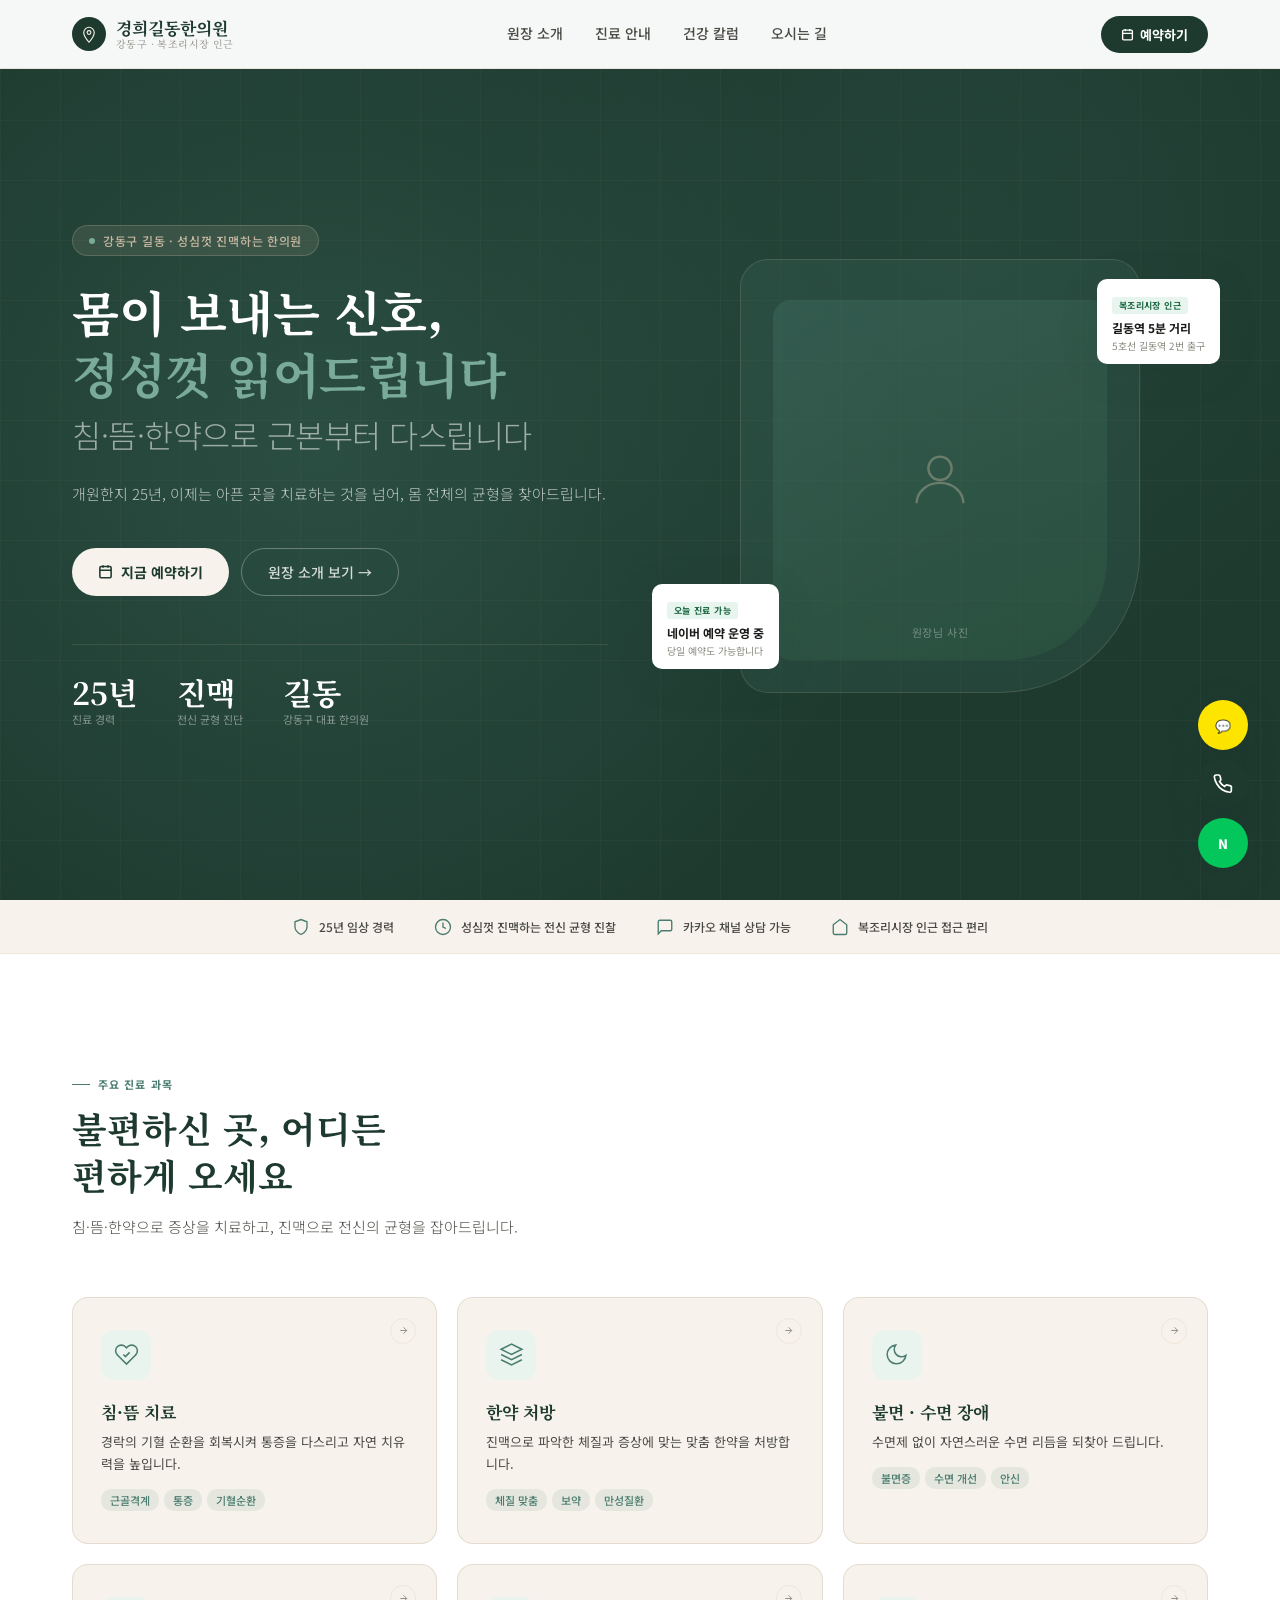
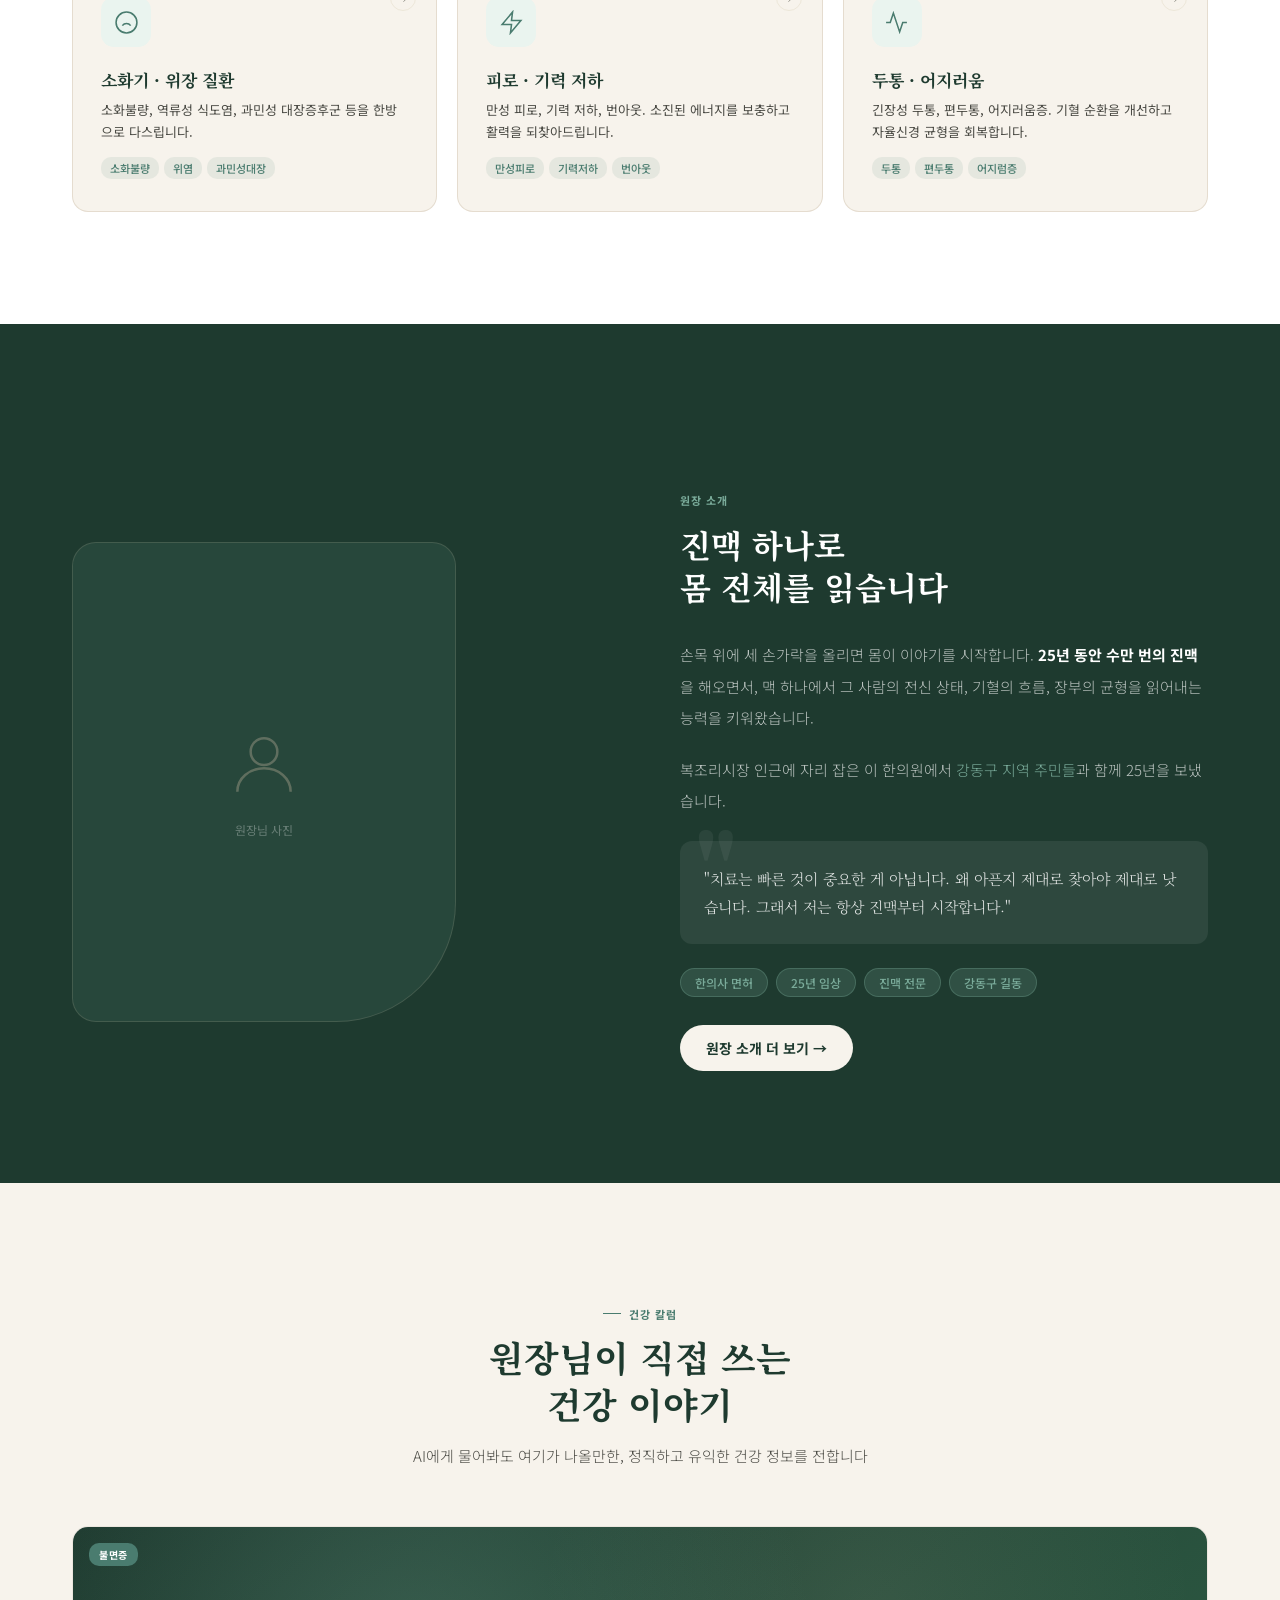
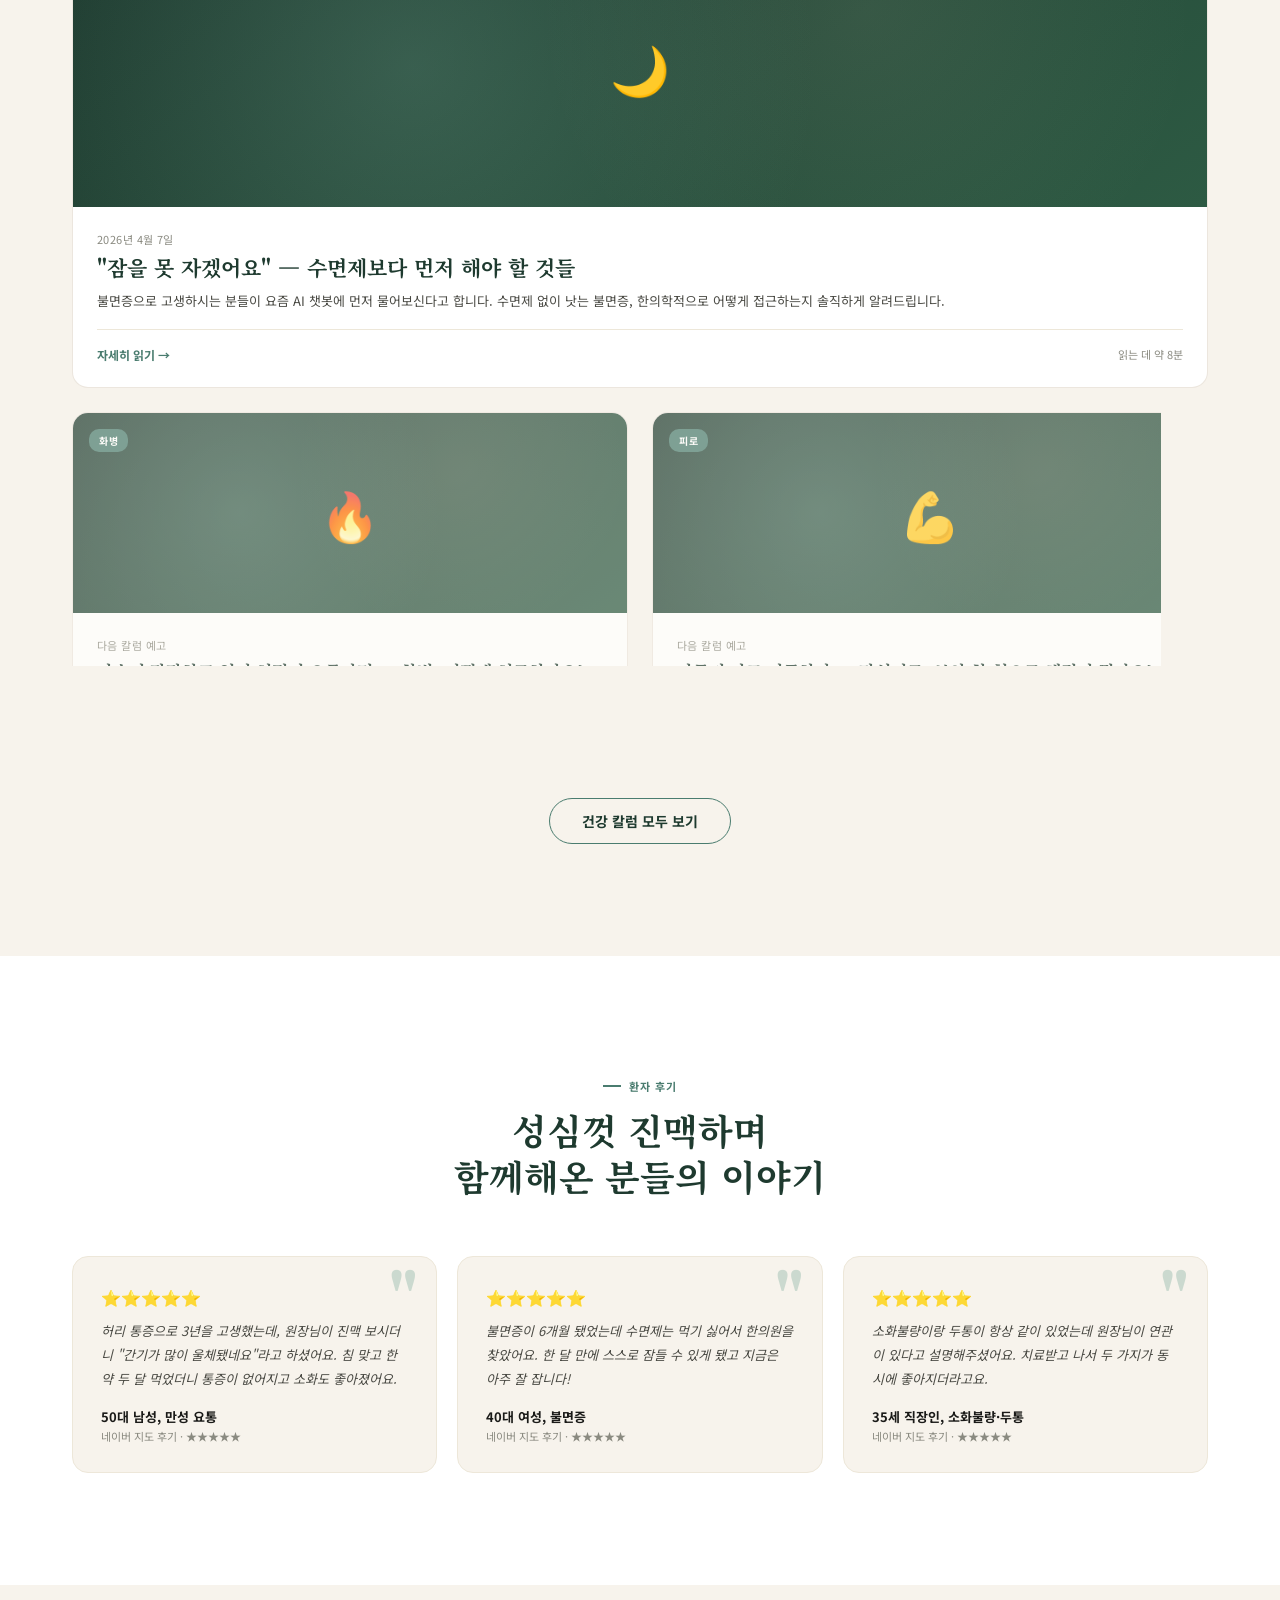
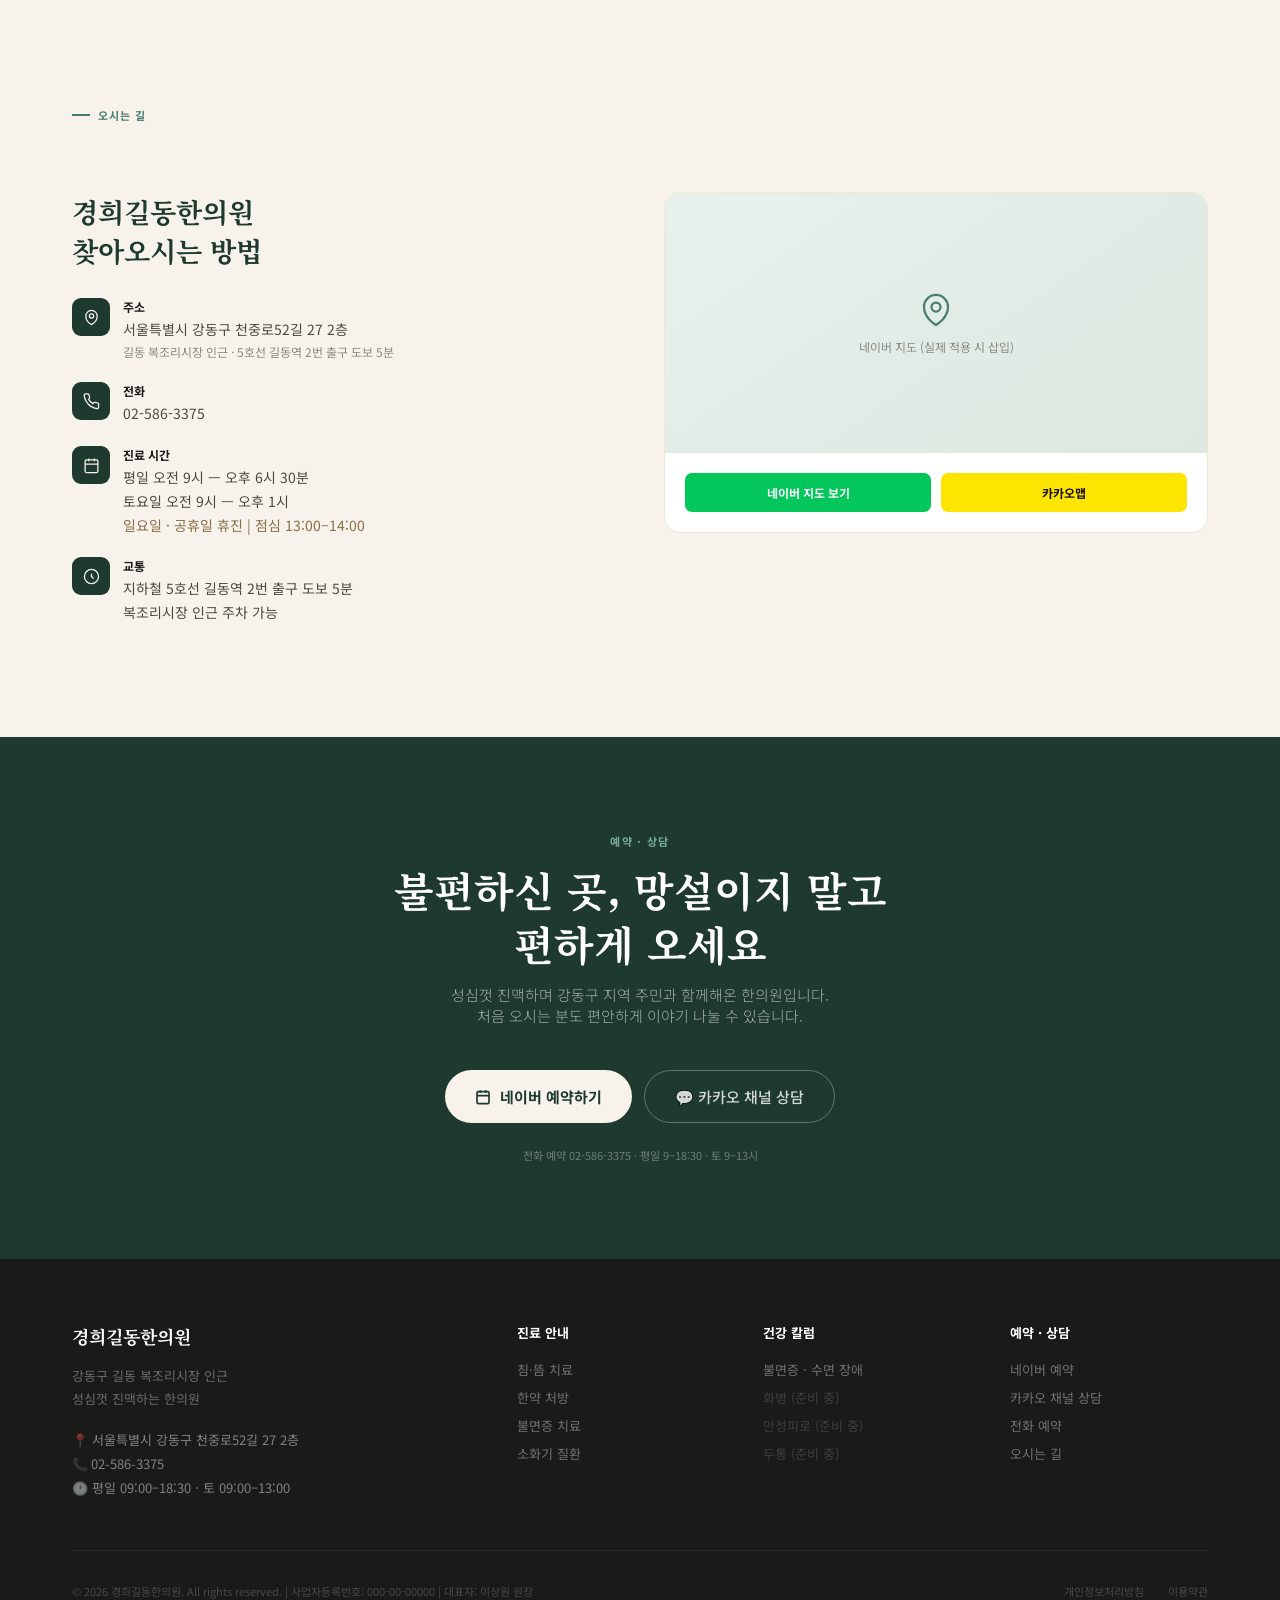
<file: index.html>
<!DOCTYPE html>
<html lang="ko">
<head>
<meta charset="UTF-8">
<meta name="viewport" content="width=device-width, initial-scale=1.0">
<title>경희길동한의원 — 강동구 길동 복조리시장 성심껏 진맥하는 한의원</title>
<meta name="description" content="서울 강동구 길동 복조리시장 인근 경희길동한의원. 25년 경력 원장님의 침·뜸·한약 치료. 근골격계·소화기·불면·피로 회복 전문. 5호선 길동역 도보 5분.">
<meta name="keywords" content="경희길동한의원,강동구한의원,길동한의원,복조리시장한의원,불면증한의원,침뜸한의원,강동침치료,길동침술">
<script type="application/ld+json">
{
  "@context": "https://schema.org",
  "@type": "MedicalBusiness",
  "name": "경희길동한의원",
  "description": "강동구 길동 복조리시장 인근 25년 경력 한의원. 침·뜸·한약을 통한 근골격계, 소화기, 불면, 피로 치료 전문.",
  "url": "https://kyunghee-gildong.com",
  "telephone": "02-586-3375",
  "address": {
    "@type": "PostalAddress",
    "streetAddress": "천중로52길 27 2층",
    "addressLocality": "강동구",
    "addressRegion": "서울특별시",
    "postalCode": "05351",
    "addressCountry": "KR"
  },
  "geo": { "@type": "GeoCoordinates", "latitude": 37.542, "longitude": 127.138 },
  "openingHoursSpecification": [
    {"@type":"OpeningHoursSpecification","dayOfWeek":["Monday","Tuesday","Wednesday","Thursday","Friday"],"opens":"09:00","closes":"18:30"},
    {"@type":"OpeningHoursSpecification","dayOfWeek":["Saturday"],"opens":"09:00","closes":"13:00"}
  ],
  "medicalSpecialty": "한의학",
  "priceRange": "₩₩",
  "hasMap": "https://naver.me/5ZJxpfI2"
}
</script>
<link rel="preconnect" href="https://fonts.googleapis.com">
<link href="https://fonts.googleapis.com/css2?family=Noto+Serif+KR:wght@300;400;600;700;900&family=Noto+Sans+KR:wght@300;400;500;700&display=swap" rel="stylesheet">
<link rel="stylesheet" href="css/style.css">
</head>
<body>

<!-- NAV -->
<nav class="nav" id="mainNav">
  <div class="nav-inner">
    <div class="nav-logo" onclick="showPage('home')">
      <div class="nav-logo-mark"><svg viewBox="0 0 24 24"><path d="M12 3C8.5 3 5 6.5 5 10c0 5 7 13 7 13s7-8 7-13c0-3.5-3.5-7-7-7z"/><circle cx="12" cy="10" r="2.5"/></svg></div>
      <div class="nav-logo-text">경희길동한의원 <span class="nav-logo-sub">강동구 · 복조리시장 인근</span></div>
    </div>
    <ul class="nav-menu">
      <li><a href="#" onclick="showPage('about'); return false;">원장 소개</a></li>
      <li><a href="#" onclick="showPage('treatments'); return false;">진료 안내</a></li>
      <li><a href="#" onclick="showPage('blog'); return false;">건강 칼럼</a></li>
      <li><a href="#" onclick="goToSection('visit'); return false;">오시는 길</a></li>
    </ul>
    <a href="https://naver.me/5ZJxpfI2" target="_blank" class="btn-reserve">
      <svg viewBox="0 0 24 24" width="13" height="13" fill="none" stroke="currentColor" stroke-width="2.5"><rect x="3" y="4" width="18" height="18" rx="2"/><path d="M16 2v4M8 2v4M3 10h18"/></svg>
      예약하기
    </a>
  </div>
</nav>

<!-- ■ 각 페이지는 pages/ 폴더의 파일로 분리되어 있습니다 -->
<div id="page-container"></div>

<!-- FLOATING -->
<div class="floating-cta">
  <a href="#" class="float-btn float-kakao" title="카카오 채널" onclick="alert('카카오 채널'); return false;">💬</a>
  <a href="tel:025863375" class="float-btn float-tel" title="전화 예약"><svg viewBox="0 0 24 24"><path d="M22 16.92v3a2 2 0 0 1-2.18 2 19.79 19.79 0 0 1-8.63-3.07A19.5 19.5 0 0 1 4.69 12 19.79 19.79 0 0 1 1.61 3.4 2 2 0 0 1 3.57 1.22h3a2 2 0 0 1 2 1.72c.127.96.361 1.903.7 2.81a2 2 0 0 1-.45 2.11L7.91 8.96a16 16 0 0 0 6.06 6.06l1.27-1.27a2 2 0 0 1 2.11-.45c.907.339 1.85.573 2.81.7A2 2 0 0 1 22 16.92z"/></svg></a>
  <a href="https://naver.me/5ZJxpfI2" target="_blank" class="float-btn float-naver" title="네이버 예약">N</a>
</div>

<script src="js/main.js"></script>
</body>
</html>
</file>
<file: css/style.css>
/* ============================================
   경희길동한의원 메인 스타일시트
   수정 시 이 파일만 편집하면 됩니다
   ============================================ */

/* --- 색상 & 디자인 변수 --- */
:root {
  --forest: #1e3a2f;       /* 메인 진녹색 (로고, 헤더, CTA 배경) */
  --forest-mid: #2d5a43;   /* 진녹색 중간 톤 */
  --sage: #4a7c6f;         /* 세이지 초록 (태그, 강조) */
  --sage-light: #7aab9a;   /* 연한 세이지 (배지, 서브텍스트) */
  --cream: #f7f3ec;        /* 크림 배경 */
  --cream-dark: #ede7d9;   /* 진한 크림 (구분선) */
  --beige: #c8b8a2;        /* 베이지 */
  --earth: #8b6f47;        /* 흙색 (경고 텍스트) */
  --text-dark: #1a1a18;    /* 본문 진한 텍스트 */
  --text-mid: #4a4a44;     /* 본문 중간 텍스트 */
  --text-light: #8a8a80;   /* 보조 텍스트 */
  --white: #ffffff;
  --serif: 'Noto Serif KR', serif;
  --sans: 'Noto Sans KR', sans-serif;
  --shadow-sm: 0 2px 12px rgba(30,58,47,0.08);
  --shadow-md: 0 8px 40px rgba(30,58,47,0.12);
  --radius: 16px;
  --radius-sm: 8px;
}

/* --- 기본 리셋 --- */
*,*::before,*::after{box-sizing:border-box;margin:0;padding:0}
html{scroll-behavior:smooth;font-size:16px}
body{font-family:var(--sans);color:var(--text-dark);background:var(--white);overflow-x:hidden;-webkit-font-smoothing:antialiased}

/* ============================================
   NAV (상단 네비게이션)
   ============================================ */
.nav{position:fixed;top:0;left:0;right:0;z-index:100;background:rgba(255,255,255,0.96);backdrop-filter:blur(12px);border-bottom:1px solid rgba(200,184,162,0.3);transition:all .3s}
.nav-inner{max-width:1200px;margin:0 auto;display:flex;align-items:center;justify-content:space-between;padding:0 2rem;height:68px}
.nav-logo{display:flex;align-items:center;gap:10px;text-decoration:none;cursor:pointer}
.nav-logo-mark{width:34px;height:34px;background:var(--forest);border-radius:50%;display:flex;align-items:center;justify-content:center;flex-shrink:0}
.nav-logo-mark svg{width:18px;height:18px;fill:none;stroke:var(--cream);stroke-width:1.5}
.nav-logo-text{font-family:var(--serif);font-size:17px;font-weight:700;color:var(--forest);line-height:1.1}
.nav-logo-sub{font-size:10px;font-weight:400;color:var(--text-light);display:block;letter-spacing:.04em}
.nav-menu{display:flex;gap:0;list-style:none}
.nav-menu a{text-decoration:none;color:var(--text-mid);font-size:14px;font-weight:500;padding:0 1rem;height:68px;display:flex;align-items:center;border-bottom:2px solid transparent;transition:all .2s;cursor:pointer}
.nav-menu a:hover{color:var(--forest);border-bottom-color:var(--sage)}
.btn-reserve{background:var(--forest);color:var(--white);border:none;padding:9px 20px;border-radius:22px;font-family:var(--sans);font-size:13px;font-weight:700;cursor:pointer;text-decoration:none;transition:all .2s;display:flex;align-items:center;gap:6px;white-space:nowrap}
.btn-reserve:hover{background:var(--forest-mid);transform:translateY(-1px);box-shadow:var(--shadow-sm)}

/* --- 페이지 전환 --- */
.page{display:none}
.page.active{display:block}

/* ============================================
   HERO (첫 화면 큰 배너)
   ============================================ */
.hero{min-height:100vh;background:var(--forest);position:relative;overflow:hidden;display:flex;align-items:center;padding-top:68px}
.hero-bg{position:absolute;inset:0;background:radial-gradient(circle at 25% 50%,rgba(74,124,111,.3),transparent 55%),radial-gradient(circle at 75% 25%,rgba(74,124,111,.15),transparent 40%)}
.hero-grid{position:absolute;inset:0;background-image:linear-gradient(rgba(200,184,162,.04) 1px,transparent 1px),linear-gradient(90deg,rgba(200,184,162,.04) 1px,transparent 1px);background-size:60px 60px}
.hero-inner{max-width:1200px;margin:0 auto;padding:5rem 2rem 6rem;display:grid;grid-template-columns:1fr 1fr;gap:4rem;align-items:center;position:relative;z-index:1;width:100%}
.hero-eyebrow{display:inline-flex;align-items:center;gap:8px;background:rgba(200,184,162,.12);border:1px solid rgba(200,184,162,.25);border-radius:24px;padding:6px 16px;font-size:12px;font-weight:500;color:var(--beige);letter-spacing:.06em;margin-bottom:1.5rem}
.hero-dot{width:6px;height:6px;background:var(--sage-light);border-radius:50%;animation:pulse 2s infinite}
@keyframes pulse{0%,100%{opacity:1;transform:scale(1)}50%{opacity:.5;transform:scale(.8)}}
.hero-title{font-family:var(--serif);font-size:clamp(2rem,3.8vw,3.2rem);font-weight:700;color:var(--white);line-height:1.28;margin-bottom:1.5rem;letter-spacing:-.01em}
.hero-title em{color:var(--sage-light);font-style:normal}
.hero-title .sub-line{display:block;font-size:.65em;font-weight:300;color:rgba(255,255,255,.55);margin-top:.3em;font-family:var(--sans)}
.hero-desc{font-size:15px;line-height:1.95;color:rgba(255,255,255,.72);margin-bottom:2.5rem;font-weight:300}
.hero-actions{display:flex;gap:12px;flex-wrap:wrap}
.btn-hero-main{background:var(--cream);color:var(--forest);border:none;padding:13px 26px;border-radius:26px;font-family:var(--sans);font-size:14px;font-weight:700;cursor:pointer;text-decoration:none;display:inline-flex;align-items:center;gap:8px;transition:all .25s}
.btn-hero-main:hover{background:var(--white);transform:translateY(-2px);box-shadow:0 8px 24px rgba(0,0,0,.2)}
.btn-hero-sub{background:transparent;color:rgba(255,255,255,.8);border:1px solid rgba(255,255,255,.3);padding:13px 26px;border-radius:26px;font-family:var(--sans);font-size:14px;font-weight:500;cursor:pointer;text-decoration:none;transition:all .25s;display:inline-flex;align-items:center;gap:8px}
.btn-hero-sub:hover{border-color:rgba(255,255,255,.6)}
.hero-stats{display:flex;gap:2.5rem;margin-top:3rem;border-top:1px solid rgba(200,184,162,.15);padding-top:2rem}
.hero-stat-num{font-family:var(--serif);font-size:1.9rem;font-weight:700;color:var(--white);line-height:1}
.hero-stat-label{font-size:11px;color:rgba(255,255,255,.45);margin-top:4px}
.hero-visual{position:relative;display:flex;justify-content:center}
.hero-photo-bg{background:rgba(74,124,111,.18);border:1px solid rgba(200,184,162,.18);border-radius:28px 28px 140px 28px;padding:2.5rem 2rem 2rem;max-width:400px;width:100%}
.hero-photo-ph{width:100%;aspect-ratio:3/4;max-height:360px;background:linear-gradient(155deg,rgba(74,124,111,.3),rgba(45,90,67,.5));border-radius:18px 18px 100px 18px;display:flex;align-items:center;justify-content:center;flex-direction:column;gap:10px;position:relative}
.hero-photo-ph::after{content:'원장님 사진';position:absolute;bottom:1.25rem;font-size:11px;color:rgba(255,255,255,.35);letter-spacing:.06em}
.hero-photo-ph svg{width:70px;height:70px;stroke:rgba(200,184,162,.4);fill:none;stroke-width:.8}
.hero-card{position:absolute;background:var(--white);border-radius:10px;padding:11px 15px;box-shadow:var(--shadow-md)}
.hero-card.c1{bottom:1.5rem;left:-1.25rem}
.hero-card.c2{top:1.25rem;right:-.75rem}
.hc-badge{display:inline-block;font-size:9px;font-weight:700;background:#e8f4ee;color:#1e6b44;border-radius:3px;padding:2px 7px;margin-bottom:5px;letter-spacing:.04em}
.hc-title{font-size:12px;font-weight:700;color:var(--text-dark)}
.hc-sub{font-size:10px;color:var(--text-light);margin-top:2px}

/* ============================================
   TRUST STRIP (신뢰 띠)
   ============================================ */
.trust-strip{background:var(--cream);border-bottom:1px solid var(--cream-dark);padding:1.1rem 0}
.trust-inner{max-width:1200px;margin:0 auto;padding:0 2rem;display:flex;align-items:center;justify-content:center;gap:2.5rem;flex-wrap:wrap}
.trust-item{display:flex;align-items:center;gap:9px;font-size:12px;color:var(--text-mid);font-weight:500;white-space:nowrap}
.trust-item svg{width:18px;height:18px;stroke:var(--sage);fill:none;stroke-width:1.8;flex-shrink:0}

/* ============================================
   공통 섹션 스타일
   ============================================ */
section{position:relative}
.section-inner{max-width:1200px;margin:0 auto;padding:0 2rem}
.section-tag{display:inline-flex;align-items:center;gap:8px;font-size:11px;font-weight:700;letter-spacing:.1em;text-transform:uppercase;color:var(--sage);margin-bottom:.8rem}
.section-tag::before{content:'';display:block;width:18px;height:1.5px;background:var(--sage)}
.h2{font-family:var(--serif);font-size:clamp(1.7rem,2.8vw,2.4rem);font-weight:700;color:var(--forest);line-height:1.3;margin-bottom:.9rem}
.desc{font-size:15px;color:var(--text-mid);line-height:1.85;font-weight:300}

/* ============================================
   TREATMENTS (진료 카드)
   ============================================ */
.section-treatments{padding:7rem 0;background:var(--white)}
.treatments-grid{display:grid;grid-template-columns:repeat(3,1fr);gap:1.25rem;margin-top:3.5rem}
.treatment-card{background:var(--cream);border-radius:var(--radius);padding:2rem 1.75rem;border:1px solid rgba(200,184,162,.4);cursor:pointer;text-decoration:none;display:block;transition:all .3s;position:relative;overflow:hidden}
.treatment-card::after{content:'';position:absolute;bottom:0;left:0;right:0;height:3px;background:var(--sage);transform:scaleX(0);transform-origin:left;transition:transform .3s}
.treatment-card:hover{transform:translateY(-5px);box-shadow:var(--shadow-md);background:var(--white)}
.treatment-card:hover::after{transform:scaleX(1)}
.tc-icon{width:50px;height:50px;background:#eaf4ef;border-radius:13px;display:flex;align-items:center;justify-content:center;margin-bottom:1.2rem}
.tc-icon svg{width:25px;height:25px;stroke:var(--sage);fill:none;stroke-width:1.5}
.tc-name{font-family:var(--serif);font-size:17px;font-weight:700;color:var(--forest);margin-bottom:7px}
.tc-desc{font-size:13px;color:var(--text-mid);line-height:1.7;margin-bottom:.9rem}
.tc-tags{display:flex;gap:5px;flex-wrap:wrap}
.tc-tag{font-size:11px;color:var(--sage);background:rgba(74,124,111,.1);padding:3px 9px;border-radius:10px;font-weight:500}
.tc-arrow{position:absolute;top:1.25rem;right:1.25rem;width:26px;height:26px;border-radius:50%;border:1px solid var(--cream-dark);display:flex;align-items:center;justify-content:center;transition:all .2s}
.treatment-card:hover .tc-arrow{background:var(--forest);border-color:var(--forest)}
.tc-arrow svg{width:11px;height:11px;stroke:var(--text-light);stroke-width:2;fill:none;transition:stroke .2s}
.treatment-card:hover .tc-arrow svg{stroke:var(--white)}

/* ============================================
   ABOUT (원장 소개 섹션)
   ============================================ */
.section-about{padding:7rem 0;background:var(--forest);color:var(--white)}
.about-grid{display:grid;grid-template-columns:1fr 1fr;gap:5rem;align-items:center;margin-top:3.5rem}
.about-photo{background:rgba(74,124,111,.2);border:1px solid rgba(200,184,162,.18);border-radius:24px 24px 120px 24px;aspect-ratio:4/5;max-height:480px;display:flex;align-items:center;justify-content:center;flex-direction:column;gap:1rem}
.about-photo svg{width:80px;height:80px;stroke:rgba(200,184,162,.35);fill:none;stroke-width:.75}
.about-photo span{font-size:12px;color:rgba(255,255,255,.3)}
.about-eyebrow{font-size:11px;font-weight:700;letter-spacing:.1em;text-transform:uppercase;color:var(--sage-light);margin-bottom:1rem}
.about-title{font-family:var(--serif);font-size:clamp(1.6rem,2.5vw,2.2rem);font-weight:700;color:var(--white);line-height:1.3;margin-bottom:2rem}
.about-body{font-size:15px;line-height:2.1;color:rgba(255,255,255,.7);font-weight:300;margin-bottom:1.25rem}
.about-body strong{color:var(--white);font-weight:700}
.about-body em{color:var(--sage-light);font-style:normal}
.about-quote{background:rgba(255,255,255,.07);border-radius:12px;padding:1.5rem;margin:1.5rem 0;position:relative}
.about-quote::before{content:'"';font-family:var(--serif);font-size:80px;font-weight:900;color:rgba(255,255,255,.06);position:absolute;top:-15px;left:15px;line-height:1}
.about-quote-text{font-family:var(--serif);font-size:15px;line-height:1.85;color:rgba(255,255,255,.85);font-weight:300;position:relative;z-index:1}
.about-badges{display:flex;flex-wrap:wrap;gap:8px;margin-top:1.5rem}
.about-badge{font-size:12px;font-weight:500;padding:5px 14px;border-radius:18px;background:rgba(122,171,154,.2);color:var(--sage-light);border:1px solid rgba(122,171,154,.3)}

/* ============================================
   BLOG (건강 칼럼)
   ============================================ */
.section-blog{padding:7rem 0;background:var(--cream)}
.blog-header{text-align:center;margin-bottom:3.5rem}
.blog-grid{display:grid;grid-template-columns:1fr 1fr;gap:1.5rem}
.blog-card{background:var(--white);border-radius:var(--radius);overflow:hidden;border:1px solid rgba(200,184,162,.35);cursor:pointer;text-decoration:none;display:block;transition:all .3s}
.blog-card:hover{transform:translateY(-4px);box-shadow:var(--shadow-md)}
.blog-card.featured{grid-column:span 2}
.blog-thumb{height:200px;background:linear-gradient(145deg,var(--forest),var(--forest-mid));display:flex;align-items:center;justify-content:center;position:relative;overflow:hidden}
.blog-thumb.featured-thumb{height:280px}
.blog-thumb-pattern{position:absolute;inset:0;background-image:radial-gradient(circle at 30% 50%,rgba(122,171,154,.25),transparent 50%),radial-gradient(circle at 70% 30%,rgba(200,184,162,.1),transparent 40%)}
.blog-thumb-icon{font-size:3rem;position:relative;z-index:1}
.blog-category{position:absolute;top:1rem;left:1rem;background:var(--sage);color:var(--white);font-size:10px;font-weight:700;padding:4px 10px;border-radius:10px;letter-spacing:.06em;text-transform:uppercase}
.blog-content{padding:1.5rem}
.blog-date{font-size:11px;color:var(--text-light);margin-bottom:6px;letter-spacing:.04em}
.blog-title{font-family:var(--serif);font-size:17px;font-weight:700;color:var(--forest);line-height:1.4;margin-bottom:8px}
.blog-card.featured .blog-title{font-size:21px}
.blog-excerpt{font-size:13px;color:var(--text-mid);line-height:1.75}
.blog-footer{display:flex;align-items:center;justify-content:space-between;margin-top:1rem;padding-top:1rem;border-top:1px solid var(--cream-dark)}
.blog-read{font-size:12px;font-weight:700;color:var(--sage)}
.blog-time{font-size:11px;color:var(--text-light)}
.view-all-btn{display:block;text-align:center;margin-top:2.5rem}
.btn-outline{background:transparent;color:var(--forest);border:1.5px solid var(--sage);padding:12px 32px;border-radius:24px;font-family:var(--sans);font-size:14px;font-weight:700;cursor:pointer;text-decoration:none;transition:all .2s;display:inline-block}
.btn-outline:hover{background:var(--forest);color:var(--white);border-color:var(--forest)}

/* ============================================
   REVIEWS (환자 후기)
   ============================================ */
.section-reviews{padding:7rem 0;background:var(--white)}
.reviews-header{text-align:center;margin-bottom:3.5rem}
.reviews-grid{display:grid;grid-template-columns:repeat(3,1fr);gap:1.25rem}
.review-card{background:var(--cream);border-radius:var(--radius);padding:1.75rem;border:1px solid var(--cream-dark);position:relative}
.review-card::before{content:'"';font-family:var(--serif);font-size:55px;font-weight:900;color:var(--sage-light);position:absolute;top:10px;right:18px;line-height:1;opacity:.35}
.review-stars{display:flex;gap:2px;margin-bottom:10px}
.review-text{font-size:13px;line-height:1.85;color:var(--text-mid);margin-bottom:1rem;font-style:italic}
.review-name{font-size:13px;font-weight:700;color:var(--text-dark)}
.review-meta{font-size:11px;color:var(--text-light);margin-top:2px}

/* ============================================
   VISIT (오시는 길)
   ============================================ */
.section-visit{padding:7rem 0;background:var(--cream)}
.visit-grid{display:grid;grid-template-columns:1fr 1fr;gap:3rem;align-items:start;margin-top:3.5rem}
.visit-title{font-family:var(--serif);font-size:1.7rem;font-weight:700;color:var(--forest);margin-bottom:1.75rem}
.visit-items{display:flex;flex-direction:column;gap:1.25rem}
.visit-item{display:flex;gap:13px;align-items:flex-start}
.visit-icon{width:38px;height:38px;background:var(--forest);border-radius:9px;display:flex;align-items:center;justify-content:center;flex-shrink:0}
.visit-icon svg{width:17px;height:17px;stroke:var(--cream);fill:none;stroke-width:1.8}
.visit-label{font-size:12px;font-weight:700;color:var(--text-dark);margin-bottom:3px}
.visit-val{font-size:14px;color:var(--text-mid);line-height:1.7}
.visit-val span{display:block}
.visit-map-wrap{background:var(--white);border-radius:var(--radius);border:1px solid var(--cream-dark);overflow:hidden}
.map-ph{height:260px;background:linear-gradient(145deg,#e8f0ec,#dce8e0);display:flex;align-items:center;justify-content:center;flex-direction:column;gap:10px}
.map-ph svg{width:36px;height:36px;stroke:var(--sage);fill:none;stroke-width:1.5}
.map-ph span{font-size:12px;color:var(--text-light)}
.map-btns{padding:1.25rem;display:flex;gap:10px}
.map-btn{flex:1;text-align:center;padding:11px;border-radius:7px;font-size:12px;font-weight:700;text-decoration:none;transition:all .2s;cursor:pointer;border:none;font-family:var(--sans)}
.btn-naver{background:#03c75a;color:#fff}
.btn-naver:hover{background:#02a84a}
.btn-kakao{background:#fee500;color:#1a1300}
.btn-kakao:hover{background:#f0d900}

/* ============================================
   CTA (예약 유도 배너)
   ============================================ */
.section-cta{padding:6rem 0;background:var(--forest)}
.cta-inner{text-align:center}
.cta-eyebrow{font-size:11px;font-weight:700;letter-spacing:.12em;text-transform:uppercase;color:var(--sage-light);margin-bottom:.9rem}
.cta-title{font-family:var(--serif);font-size:clamp(1.75rem,3.2vw,2.6rem);font-weight:700;color:var(--white);line-height:1.3;margin-bottom:.9rem}
.cta-desc{font-size:15px;color:rgba(255,255,255,.6);margin-bottom:2.75rem;font-weight:300}
.cta-actions{display:flex;gap:12px;justify-content:center;flex-wrap:wrap}
.btn-cta{background:var(--cream);color:var(--forest);border:none;padding:15px 30px;border-radius:30px;font-family:var(--sans);font-size:15px;font-weight:700;cursor:pointer;text-decoration:none;display:inline-flex;align-items:center;gap:9px;transition:all .25s}
.btn-cta:hover{background:var(--white);transform:translateY(-2px);box-shadow:0 10px 30px rgba(0,0,0,.2)}
.btn-cta-line{background:transparent;color:rgba(255,255,255,.8);border:1px solid rgba(255,255,255,.3);padding:15px 30px;border-radius:30px;font-family:var(--sans);font-size:15px;font-weight:500;cursor:pointer;text-decoration:none;transition:all .25s;display:inline-flex;align-items:center;gap:9px}
.btn-cta-line:hover{border-color:rgba(255,255,255,.6)}
.cta-note{font-size:11px;color:rgba(255,255,255,.35);margin-top:1.5rem}

/* ============================================
   FOOTER (하단)
   ============================================ */
.footer{background:var(--text-dark);color:rgba(255,255,255,.45);padding:4rem 0 2rem}
.footer-inner{max-width:1200px;margin:0 auto;padding:0 2rem}
.footer-top{display:grid;grid-template-columns:2fr 1fr 1fr 1fr;gap:3rem;padding-bottom:3rem;border-bottom:1px solid rgba(255,255,255,.08)}
.footer-logo{font-family:var(--serif);font-size:18px;font-weight:700;color:var(--white);margin-bottom:.9rem}
.footer-tagline{font-size:13px;line-height:1.8;color:rgba(255,255,255,.35);margin-bottom:1.25rem}
.footer-contact{font-size:13px;color:rgba(255,255,255,.45);margin-bottom:5px}
.footer-col-title{font-size:13px;font-weight:700;color:var(--white);margin-bottom:1.1rem}
.footer-links-col{display:flex;flex-direction:column;gap:9px}
.footer-links-col a{font-size:13px;color:rgba(255,255,255,.38);text-decoration:none;transition:color .2s;cursor:pointer}
.footer-links-col a:hover{color:rgba(255,255,255,.75)}
.footer-bottom{padding-top:2rem;display:flex;justify-content:space-between;align-items:center;flex-wrap:wrap;gap:1rem}
.footer-copy{font-size:11px;color:rgba(255,255,255,.2)}
.footer-policy{display:flex;gap:1.5rem}
.footer-policy a{font-size:11px;color:rgba(255,255,255,.2);text-decoration:none}

/* ============================================
   FLOATING 버튼 (우측 하단 고정)
   ============================================ */
.floating-cta{position:fixed;bottom:2rem;right:2rem;display:flex;flex-direction:column;gap:9px;z-index:99}
.float-btn{width:50px;height:50px;border-radius:50%;display:flex;align-items:center;justify-content:center;box-shadow:var(--shadow-md);cursor:pointer;border:none;text-decoration:none;transition:all .25s;font-size:13px;font-weight:900}
.float-btn:hover{transform:scale(1.1)}
.float-kakao{background:#fee500;color:#1a1300}
.float-tel{background:var(--forest);color:var(--white)}
.float-tel svg{width:20px;height:20px;fill:none;stroke:currentColor;stroke-width:2}
.float-naver{background:#03c75a;color:var(--white)}

/* ============================================
   내부 페이지 공통 (원장소개, 칼럼 등)
   ============================================ */
.inner-hero{background:var(--forest);padding:8rem 0 4rem;position:relative;overflow:hidden}
.inner-hero::before{content:'';position:absolute;inset:0;background:radial-gradient(ellipse at 30% 50%,rgba(74,124,111,.3),transparent 60%)}
.inner-hero-content{position:relative;z-index:1}
.breadcrumb{font-size:12px;color:rgba(255,255,255,.38);margin-bottom:1rem;display:flex;align-items:center;gap:7px}
.breadcrumb a{color:rgba(255,255,255,.38);text-decoration:none;cursor:pointer}
.breadcrumb span{color:rgba(255,255,255,.55)}
.inner-title{font-family:var(--serif);font-size:clamp(1.9rem,3.8vw,2.9rem);font-weight:700;color:var(--white);margin-bottom:.9rem}
.inner-desc{font-size:15px;color:rgba(255,255,255,.6);font-weight:300;line-height:1.75}

/* ============================================
   블로그 포스트 본문
   ============================================ */
.blog-post-wrap{max-width:780px;margin:0 auto;padding:4rem 2rem 6rem}
.post-header{margin-bottom:3rem;padding-bottom:2rem;border-bottom:1px solid var(--cream-dark)}
.post-category{display:inline-block;font-size:11px;font-weight:700;letter-spacing:.08em;text-transform:uppercase;background:#eaf4ef;color:var(--sage);padding:4px 12px;border-radius:10px;margin-bottom:1rem}
.post-title{font-family:var(--serif);font-size:clamp(1.7rem,3vw,2.5rem);font-weight:700;color:var(--forest);line-height:1.3;margin-bottom:1rem}
.post-meta{display:flex;gap:1.5rem;align-items:center;flex-wrap:wrap}
.post-date{font-size:13px;color:var(--text-light)}
.post-author{font-size:13px;color:var(--text-light);display:flex;align-items:center;gap:6px}
.post-author::before{content:'';display:block;width:4px;height:4px;border-radius:50%;background:var(--beige)}
.post-read-time{font-size:12px;color:var(--text-light);background:var(--cream);padding:3px 10px;border-radius:10px}
.post-thumb-area{background:linear-gradient(145deg,var(--forest),var(--forest-mid));border-radius:var(--radius);height:320px;display:flex;align-items:center;justify-content:center;margin-bottom:3rem;position:relative;overflow:hidden}
.post-thumb-area::before{content:'';position:absolute;inset:0;background:radial-gradient(circle at 35% 55%,rgba(122,171,154,.3),transparent 55%)}
.post-thumb-icon{font-size:5rem;position:relative;z-index:1}
.post-body{font-size:16px;line-height:2.1;color:var(--text-mid)}
.post-body h2{font-family:var(--serif);font-size:1.55rem;font-weight:700;color:var(--forest);margin:2.5rem 0 1rem;padding-bottom:.6rem;border-bottom:2px solid var(--cream-dark)}
.post-body h3{font-family:var(--serif);font-size:1.2rem;font-weight:700;color:var(--forest);margin:2rem 0 .75rem;display:flex;align-items:center;gap:8px}
.post-body h3::before{content:'';display:block;width:4px;height:17px;background:var(--sage);border-radius:2px;flex-shrink:0}
.post-body p{margin-bottom:1.2rem}
.post-body strong{color:var(--forest);font-weight:700}
.post-body em{color:var(--sage);font-style:normal;font-weight:500}
.post-body ul{margin:1rem 0 1.2rem 1.5rem}
.post-body ul li{margin-bottom:.5rem;line-height:1.85}
.post-body ol{margin:1rem 0 1.2rem 1.5rem}
.post-body ol li{margin-bottom:.5rem;line-height:1.85}
.post-callout{background:var(--cream);border-radius:12px;padding:1.5rem 1.75rem;margin:2rem 0;border-left:4px solid var(--sage)}
.post-callout-title{font-size:14px;font-weight:700;color:var(--forest);margin-bottom:.5rem}
.post-callout p{font-size:14px;color:var(--text-mid);line-height:1.8;margin:0}
.post-callout-tip{background:#eaf4ef;border-left-color:#2e7d52}
.post-callout-warn{background:#fff8e6;border-left-color:#c08000}
.post-callout-info{background:#eff6ff;border-left-color:#2563ab}
.post-table{width:100%;border-collapse:collapse;margin:1.5rem 0;border-radius:10px;overflow:hidden;border:1px solid var(--cream-dark)}
.post-table th{background:var(--forest);color:var(--white);font-size:13px;font-weight:600;padding:10px 14px;text-align:left}
.post-table td{font-size:14px;padding:10px 14px;border-bottom:1px solid var(--cream-dark);color:var(--text-mid);vertical-align:top;line-height:1.65}
.post-table tr:last-child td{border-bottom:none}
.post-table tr:nth-child(even) td{background:#faf8f4}
.post-cta-box{background:var(--forest);border-radius:var(--radius);padding:2rem;margin:3rem 0;color:var(--white);text-align:center}
.post-cta-title{font-family:var(--serif);font-size:1.3rem;font-weight:700;color:var(--white);margin-bottom:.5rem}
.post-cta-desc{font-size:13px;color:rgba(255,255,255,.65);margin-bottom:1.5rem;line-height:1.7}
.post-cta-btn{display:inline-block;background:var(--cream);color:var(--forest);padding:12px 28px;border-radius:24px;font-size:14px;font-weight:700;text-decoration:none;transition:all .2s;cursor:pointer}
.post-cta-btn:hover{background:var(--white);transform:translateY(-1px)}
.post-tags{display:flex;gap:8px;flex-wrap:wrap;margin-top:2.5rem;padding-top:1.5rem;border-top:1px solid var(--cream-dark)}
.post-tag{font-size:12px;color:var(--sage);background:#eaf4ef;padding:4px 12px;border-radius:12px;font-weight:500}
.post-share{background:var(--cream);border-radius:12px;padding:1.25rem 1.5rem;margin-top:2rem;display:flex;align-items:center;justify-content:space-between;gap:1rem;flex-wrap:wrap}
.post-share-text{font-size:13px;font-weight:700;color:var(--text-dark)}
.post-share-btns{display:flex;gap:8px}
.share-btn{padding:7px 16px;border-radius:16px;font-size:12px;font-weight:700;cursor:pointer;border:none;font-family:var(--sans);transition:all .2s}
.share-kakao{background:#fee500;color:#1a1300}
.share-kakao:hover{background:#f0d900}
.share-copy{background:var(--white);color:var(--text-mid);border:1px solid var(--cream-dark)}
.share-copy:hover{background:var(--forest);color:var(--white);border-color:var(--forest)}
.post-nav{display:grid;grid-template-columns:1fr 1fr;gap:1rem;margin-top:3rem}
.post-nav-btn{background:var(--white);border:1px solid var(--cream-dark);border-radius:10px;padding:1rem 1.25rem;cursor:pointer;text-decoration:none;display:block;transition:all .2s}
.post-nav-btn:hover{background:var(--cream);transform:translateY(-2px)}
.pnb-dir{font-size:10px;font-weight:700;letter-spacing:.08em;text-transform:uppercase;color:var(--text-light);margin-bottom:4px}
.pnb-title{font-size:14px;font-weight:700;color:var(--forest);line-height:1.4}

/* ============================================
   반응형 (모바일/태블릿)
   ============================================ */
@media(max-width:1024px){
  .hero-inner{grid-template-columns:1fr}
  .hero-visual{display:none}
  .about-grid{grid-template-columns:1fr}
  .about-photo{display:none}
  .blog-grid{grid-template-columns:1fr}
  .blog-card.featured{grid-column:span 1}
  .treatments-grid{grid-template-columns:repeat(2,1fr)}
  .footer-top{grid-template-columns:1fr 1fr}
}
@media(max-width:768px){
  .nav-menu{display:none}
  .hero-title{font-size:1.9rem}
  .treatments-grid{grid-template-columns:1fr}
  .reviews-grid{grid-template-columns:1fr}
  .visit-grid{grid-template-columns:1fr}
  .footer-top{grid-template-columns:1fr;gap:2rem}
  .footer-bottom{flex-direction:column;align-items:flex-start}
  .trust-inner{gap:1rem}
}

/* ============================================
   애니메이션
   ============================================ */
@keyframes fadeInUp{from{opacity:0;transform:translateY(20px)}to{opacity:1;transform:translateY(0)}}
.fi{animation:fadeInUp .65s ease forwards}
.fi-1{animation-delay:.1s}.fi-2{animation-delay:.2s}.fi-3{animation-delay:.35s}
</file>
